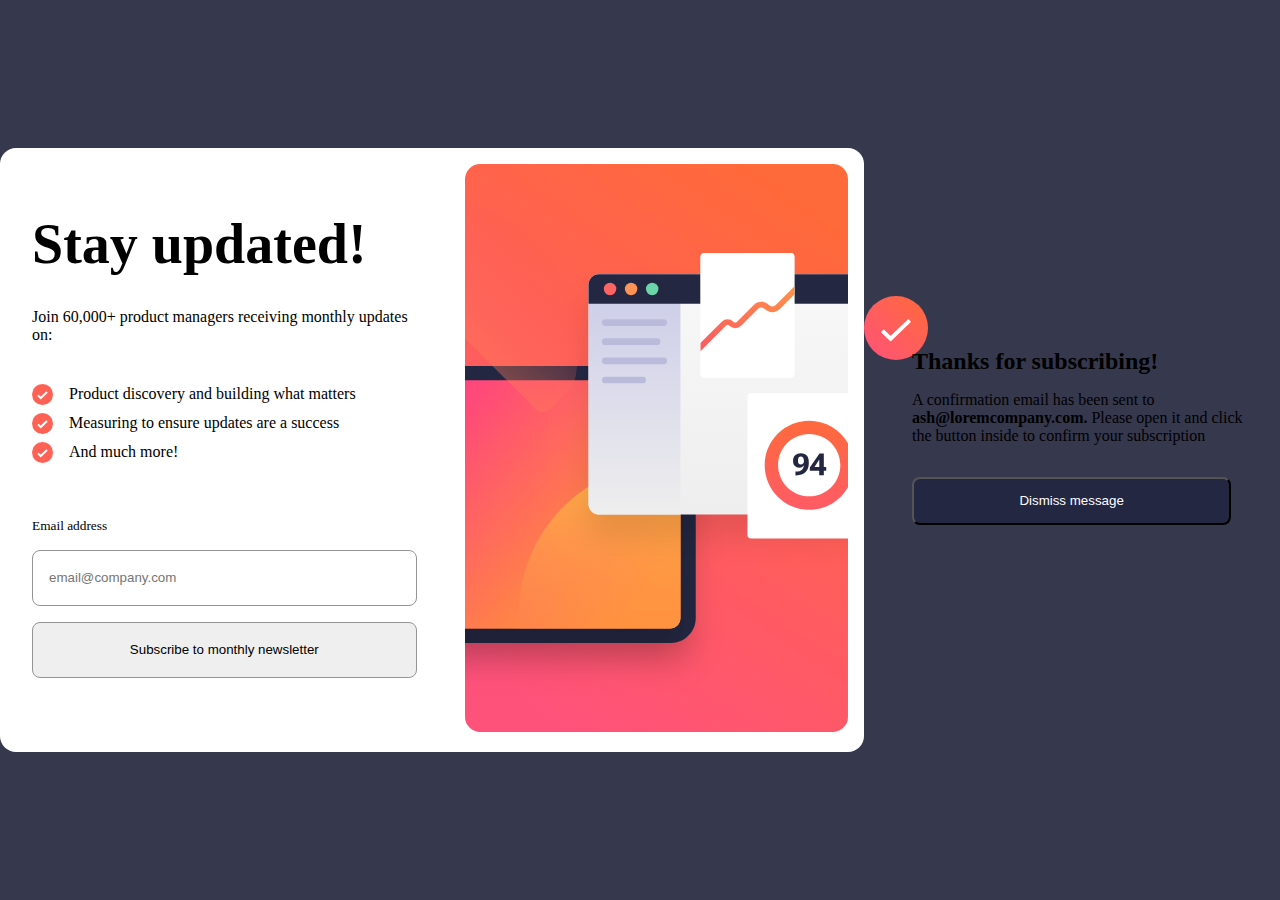
<file: index.html>
<!DOCTYPE html>
<html lang="en">
  <head>
    <meta charset="UTF-8" />
    <meta name="viewport" content="width=device-width, initial-scale=1.0" />
    <title>NewSletter-sign-up-with-success-message</title>
    <link rel="stylesheet" href="form-style.css" />
  </head>
  <body>
    <div class="container">
      <article>
        <div class="img-container">
          <picture>
            <!--using media for mediaquery -->
            <source
              media="(min-width: 64rem)"
              srcset="images/illustration-sign-up-desktop.svg"
            />
            <source
              media="(min-width: 30rem)"
              srcset="images/illustration-sign-up-tablet.svg"
            />

            <img
              src="images/illustration-sign-up-mobile.svg"
              alt="red new template with boxes"
            />
          </picture>
        </div>
        <div class="component-information">
          <h1 class="title">Stay updated!</h1>
          <p class="info">
            Join 60,000+ product managers receiving monthly updates on:
          </p>
          <div class="component-option">
            <ul>
              <li>
                <img src="images/icon-list.svg" alt="check icon" />
                Product discovery and building what matters
              </li>

              <li>
                <img src="images/icon-list.svg" alt="check icon" />
                Measuring to ensure updates are a success
              </li>

              <li>
                <img src="images/icon-list.svg" alt="check icon" />
                And much more!
              </li>
            </ul>
          </div>

          <footer>
            <div class="headers">
              <small class="sub-heading">Email address</small>
              <small class="errorMessage"></small>
            </div>
            <form action="">
            </form>
            <label for="email"></label>
            <input
            type="email"
            name="email"
            class="userEmail"
            placeholder="email@company.com"
            />
            <input
            type="submit"
            name="submit"
            value="Subscribe to monthly newsletter"
            class="submit"
            />
            
          </footer>
        </div>
      </article>
    </div>

    <main>
      <div class="message-component">
        <img src="images/icon-success.svg" alt="yes mark with orange color" />
        <div class="message">
          <h2 class="title2">Thanks for subscribing!</h2>
          <p>
            A confirmation email has been sent to
            <b>ash@loremcompany.com.</b> Please open it and click the button
            inside to confirm your subscription
          </p>

          <button class="dismissBtn" type="button">Dismiss message</button>
        </div>
      </div>
    </main>

    <script src="form-script.js"></script>
  </body>
</html>
</file>
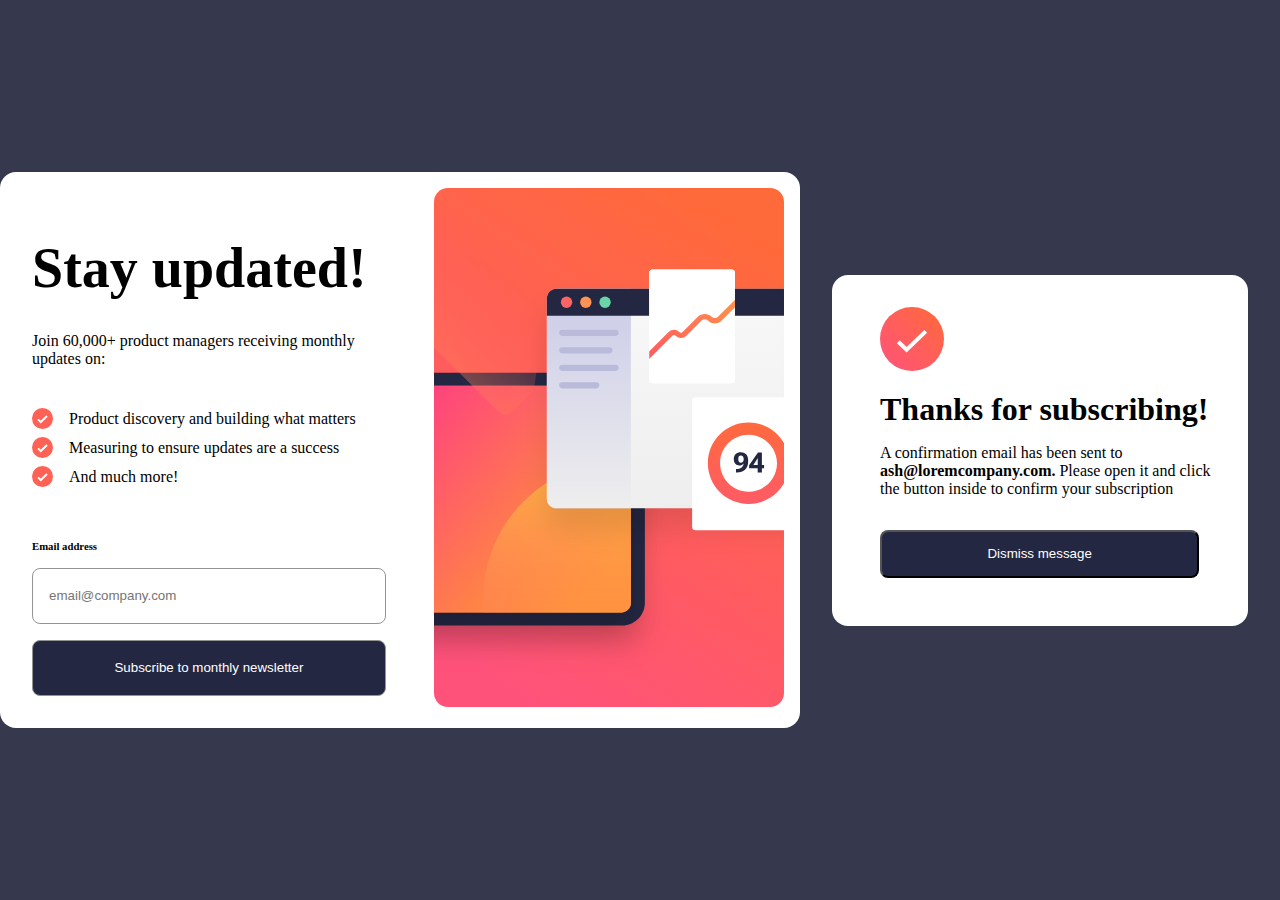
<file: Newsletter-sign-up-form.html>
<!DOCTYPE html>
<html lang="en">
  <head>
    <meta charset="UTF-8" />
    <meta name="viewport" content="width=device-width, initial-scale=1.0" />
    <title>NewSletter-sign-up-with-success-message</title>
    <link rel="stylesheet" href="form-style.css" />
  </head>
  <body>
    <div class="container">
      <article>
        <div class="img-container">
          <picture>
            <!--using media for mediaquery -->
            <source
              media="(min-width: 64rem)"
              srcset="images/illustration-sign-up-desktop.svg"
            />
            <source
              media="(min-width: 30rem)"
              srcset="images/illustration-sign-up-tablet.svg"
            />

            <img
              srcset="images/illustration-sign-up-mobile.svg"
              alt="red new template with boxes"
            />
          </picture>
        </div>
        <div class="component-information">
          <h1 class="title">Stay updated!</h1>
          <p class="info">
            Join 60,000+ product managers receiving monthly updates on:
          </p>
          <div class="component-option">
            <ul>
              <li>
                <img src="images/icon-list.svg" alt="check icon" />
                Product discovery and building what matters
              </li>

              <li>
                <img src="images/icon-list.svg" alt="check icon" />
                Measuring to ensure updates are a success
              </li>

              <li>
                <img src="images/icon-list.svg" alt="check icon" />
                And much more!
              </li>
            </ul>
          </div>

          <footer>
            <h6>Email address</h6>
            <label for="email"></label>
            <input
              type="email"
              name="email"
              class="userEmail"
              placeholder="email@company.com"
            />
            <input
              type="submit"
              name="submit"
              value="Subscribe to monthly newsletter"
              class="submitBtn"
            />
          </footer>
        </div>
      </article>
    </div>

    <main>
      <div class="messag-component">
        <img src="images/icon-success.svg" alt="yes mark with orange color" />
        <div class="message">
          <h1>Thanks for subscribing!</h1>
          <p>
            A confirmation email has been sent to
            <b>ash@loremcompany.com.</b> Please open it and click the button
            inside to confirm your subscription
          </p>

          <button class="dismissBtn">Dismiss message</button>
        </div>
      </div>
    </main>

    <script src="form-script.js"></script>
  </body>
</html>
</file>
<file: form-style.css>
@charset "utf-8";

/* mobile-first design */

* {
  padding: 0;
  margin: 0;
  box-sizing: border-box;
}

:root {
  --colorBlue: hsl(234, 29%, 20%);
  --colorBlue2: hsl(235, 18%, 26%);
  --colorGrey: hsl(0, 0%, 58%);
  --colorWhite: hsl(0, 0%, 100%);
  --font-weight1: 800;
  --font-weight2: 700;
  --btn-color: hsl(4, 100%, 67%); /*Red*/
  --font-size: 16px; /* (paragraph)*/
  --font-family: Roboto;
}

body {
  width: 100%;
  height: 100svh;
  font-family: var(--font-family);
  overflow-x: hidden;
  overflow-y: auto;
}

.container {
  max-width: 100%;
}

picture > img {
  width: 100%;
  height: auto;
}

.title {
  font-size: 2rem;
  padding-bottom: 1rem;
}

.component-information {
  padding: 2rem;
}

.component-option {
  margin-top: 1rem;
  font-size: var(--font-size);
}

.component-option li {
  display: flex;
  align-items: center;
  gap: 1rem;
  padding-top: 0.5rem;
}
.component-information ul {
  list-style: none;
}

footer {
  margin-top: 2rem;
}

footer > input {
  width: 100%;
  height: 3.5rem;
  border-radius: 0.5rem;
  margin-top: 1rem;
  border: solid 1px var(--colorGrey);
}

.userEmail {
  padding-left: 1rem;
}

.submitBtn,
.dismissBtn {
  background-color: var(--colorBlue);
  color: var(--colorWhite);
}

/* submit (success) page */

.messag-component {
  width: 100%;
  height: 100vh;
}

.messag-component > img {
  margin: 10rem 0rem 0rem 2rem;
}

.message {
  width: 21rem;
  margin: 2rem;
}

.message > p {
  margin-top: 1rem;
}

.dismissBtn{
  width: 95%;
  height: 3rem;
  border-radius: 0.5rem;
  margin-top: 11rem;

}

/* design : tablets and up */

@media screen and (min-width: 30rem) {
  body {
    background-color: var(--colorBlue2);
    display: flex;
    justify-content: center;
    align-items: center;
  }
}

.container {
  width: auto;
  height: auto;
  background-color: var(--colorWhite);
  border-radius: 1rem;
}
/* design : tablets and up */

.messag-component{
  margin: 2rem;
  width: auto;
  height: auto;
  background-color: var(--colorWhite);
  border-radius: 1rem;
  display: none;
}

.messag-component > img{
  margin: 2rem 0rem 2rem 3rem;
}

.message{
  margin-top: -1rem;
  margin-left: 3rem;
}

.dismissBtn{
  margin: 2rem 0rem 3rem 0rem;
}

/* design : desktops and up */

@media screen and (min-width: 64rem) {
  body {
    background-color: var(--colorBlue2);
    display: flex;
    justify-content: center;
    align-items: center;
  }

  .container > article {
    display: flex;
    flex-direction: row-reverse;
  }

  picture > img {
    padding: 1rem;
  }

  .title {
    font-size: 3.5rem;
    margin-top: 2rem;
  }

  .info {
    margin-top: 1rem;
  }

  .component-option {
    margin-top: 2rem;
  }

  .component-information {
    max-width: 29rem;
  }

  .component-information > footer {
    margin-top: 3.3rem;
  }

  .messag-component{
    display: block;
  }
}
</file>
